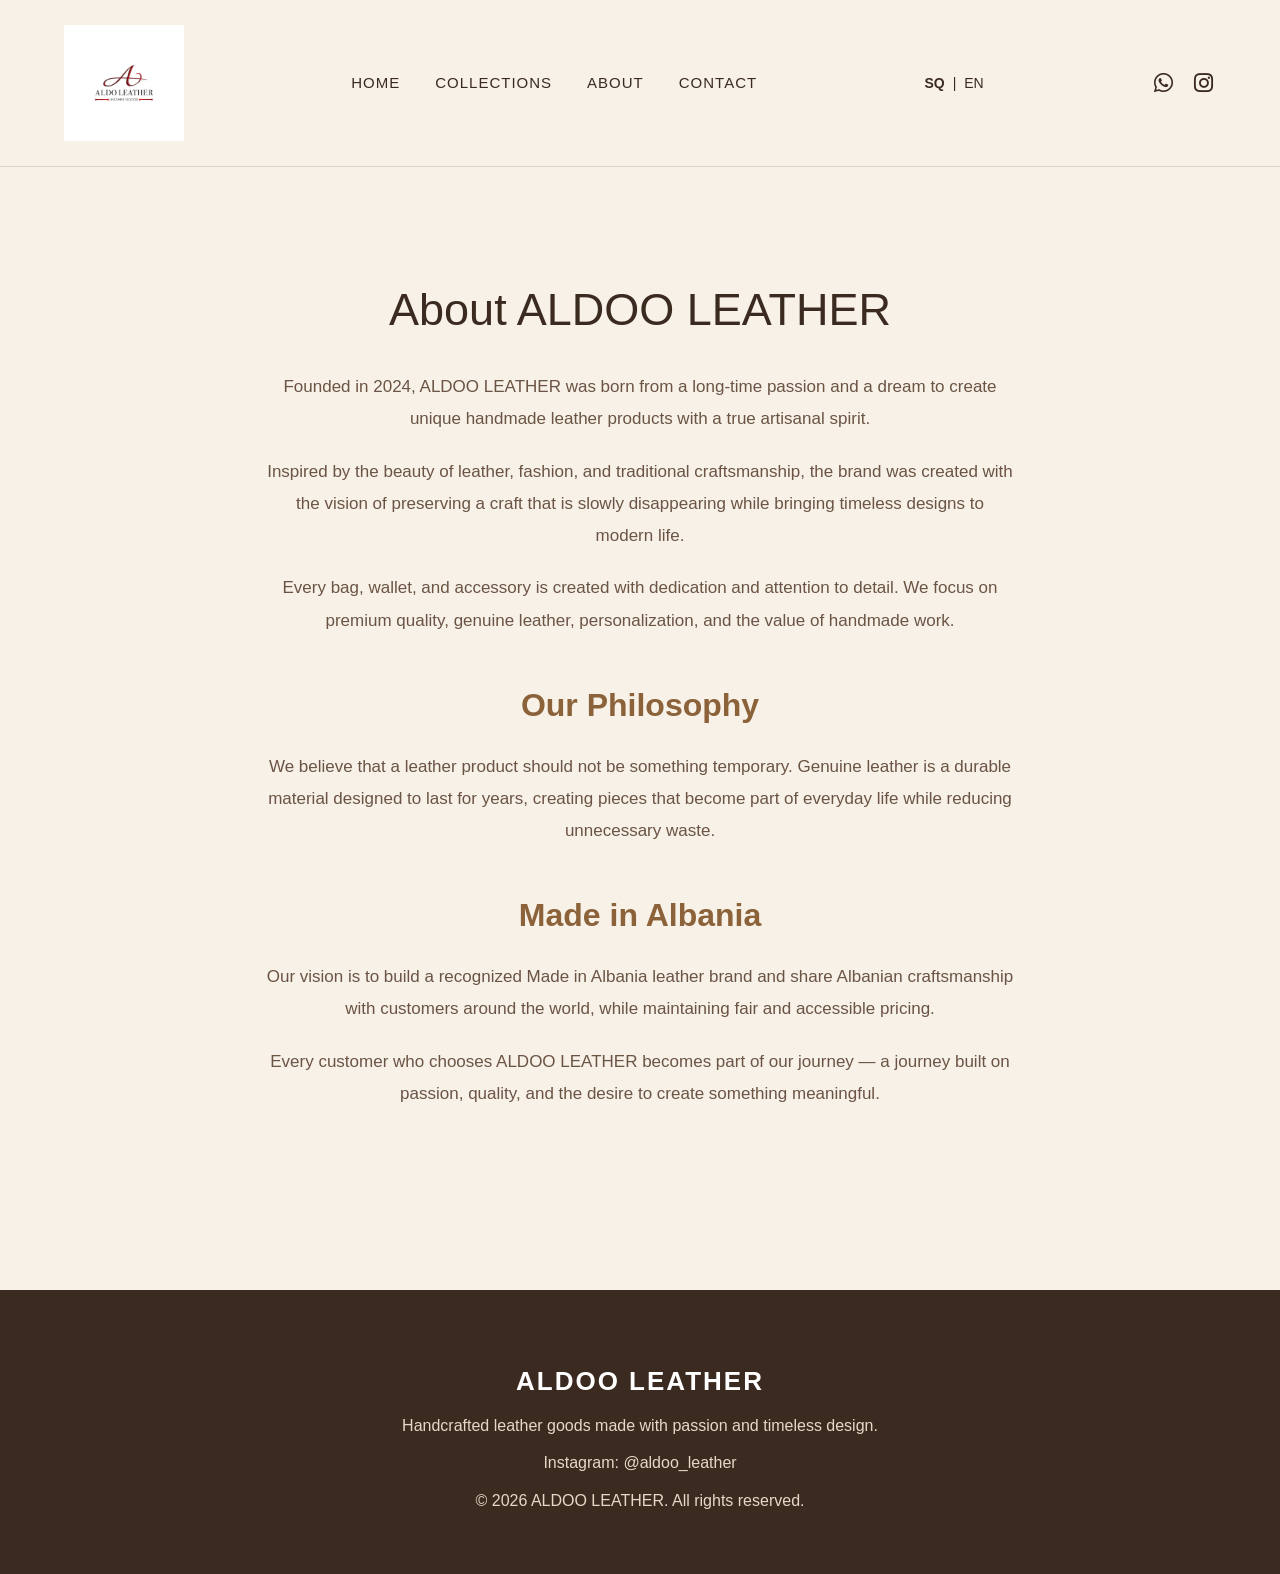
<file: about.html>
<!DOCTYPE html>
<html lang="en">

<head>

<meta charset="UTF-8">
<meta name="viewport" content="width=device-width, initial-scale=1.0">

<title>About ALDOO LEATHER | Punime Lëkure Artizanale</title>

<meta name="description" content="ALDOO LEATHER krijon çanta lëkure, portofola dhe aksesorë artizanalë të punuar me dorë. Handmade leather bags, wallets and premium leather goods from Albania.">

<link rel="icon" type="image/png" href="IMAGES/logo.png">

<link rel="stylesheet" href="CSS/style.css">

<link rel="stylesheet" href="https://cdnjs.cloudflare.com/ajax/libs/font-awesome/6.5.0/css/all.min.css">

</head>


<body>


<header class="site-header">

<div class="header-inner">


<a href="index.html" class="logo">
<img src="IMAGES/logo.png" alt="ALDOO LEATHER">
</a>



<nav class="main-nav">

<ul>

<li><a href="index.html">Home</a></li>
<li><a href="collections.html">Collections</a></li>
<li><a href="about.html">About</a></li>
<li><a href="contact.html">Contact</a></li>

</ul>

</nav>



<div class="language-switch">

<a href="#" class="active">SQ</a>
<span>|</span>
<a href="#">EN</a>

</div>




<div class="header-icons">

<a href="https://wa.me/355685789000" target="_blank" rel="noopener">
<i class="fa-brands fa-whatsapp"></i>
</a>


<a href="https://instagram.com/aldoo_leather" target="_blank" rel="noopener">
<i class="fa-brands fa-instagram"></i>
</a>


</div>


</div>

</header>





<main>


<section class="about-page">


<div class="container">


<h1>
About ALDOO LEATHER
</h1>



<p>
Founded in 2024, ALDOO LEATHER was born from a long-time passion and a dream to create unique handmade leather products with a true artisanal spirit.
</p>



<p>
Inspired by the beauty of leather, fashion, and traditional craftsmanship, the brand was created with the vision of preserving a craft that is slowly disappearing while bringing timeless designs to modern life.
</p>



<p>
Every bag, wallet, and accessory is created with dedication and attention to detail. We focus on premium quality, genuine leather, personalization, and the value of handmade work.
</p>



<h2>
Our Philosophy
</h2>



<p>
We believe that a leather product should not be something temporary. Genuine leather is a durable material designed to last for years, creating pieces that become part of everyday life while reducing unnecessary waste.
</p>



<h2>
Made in Albania
</h2>



<p>
Our vision is to build a recognized Made in Albania leather brand and share Albanian craftsmanship with customers around the world, while maintaining fair and accessible pricing.
</p>



<p>
Every customer who chooses ALDOO LEATHER becomes part of our journey — a journey built on passion, quality, and the desire to create something meaningful.
</p>



</div>


</section>


</main>





<footer class="site-footer">

<div class="container">


<h3>
ALDOO LEATHER
</h3>


<p>
Handcrafted leather goods made with passion and timeless design.
</p>


<p>
Instagram: @aldoo_leather
</p>


<p>
© 2026 ALDOO LEATHER. All rights reserved.
</p>


</div>

</footer>





<script src="JS/products.js"></script>
<script src="JS/languages.js"></script>
<script src="JS/main.js"></script>



</body>

</html>
</file>
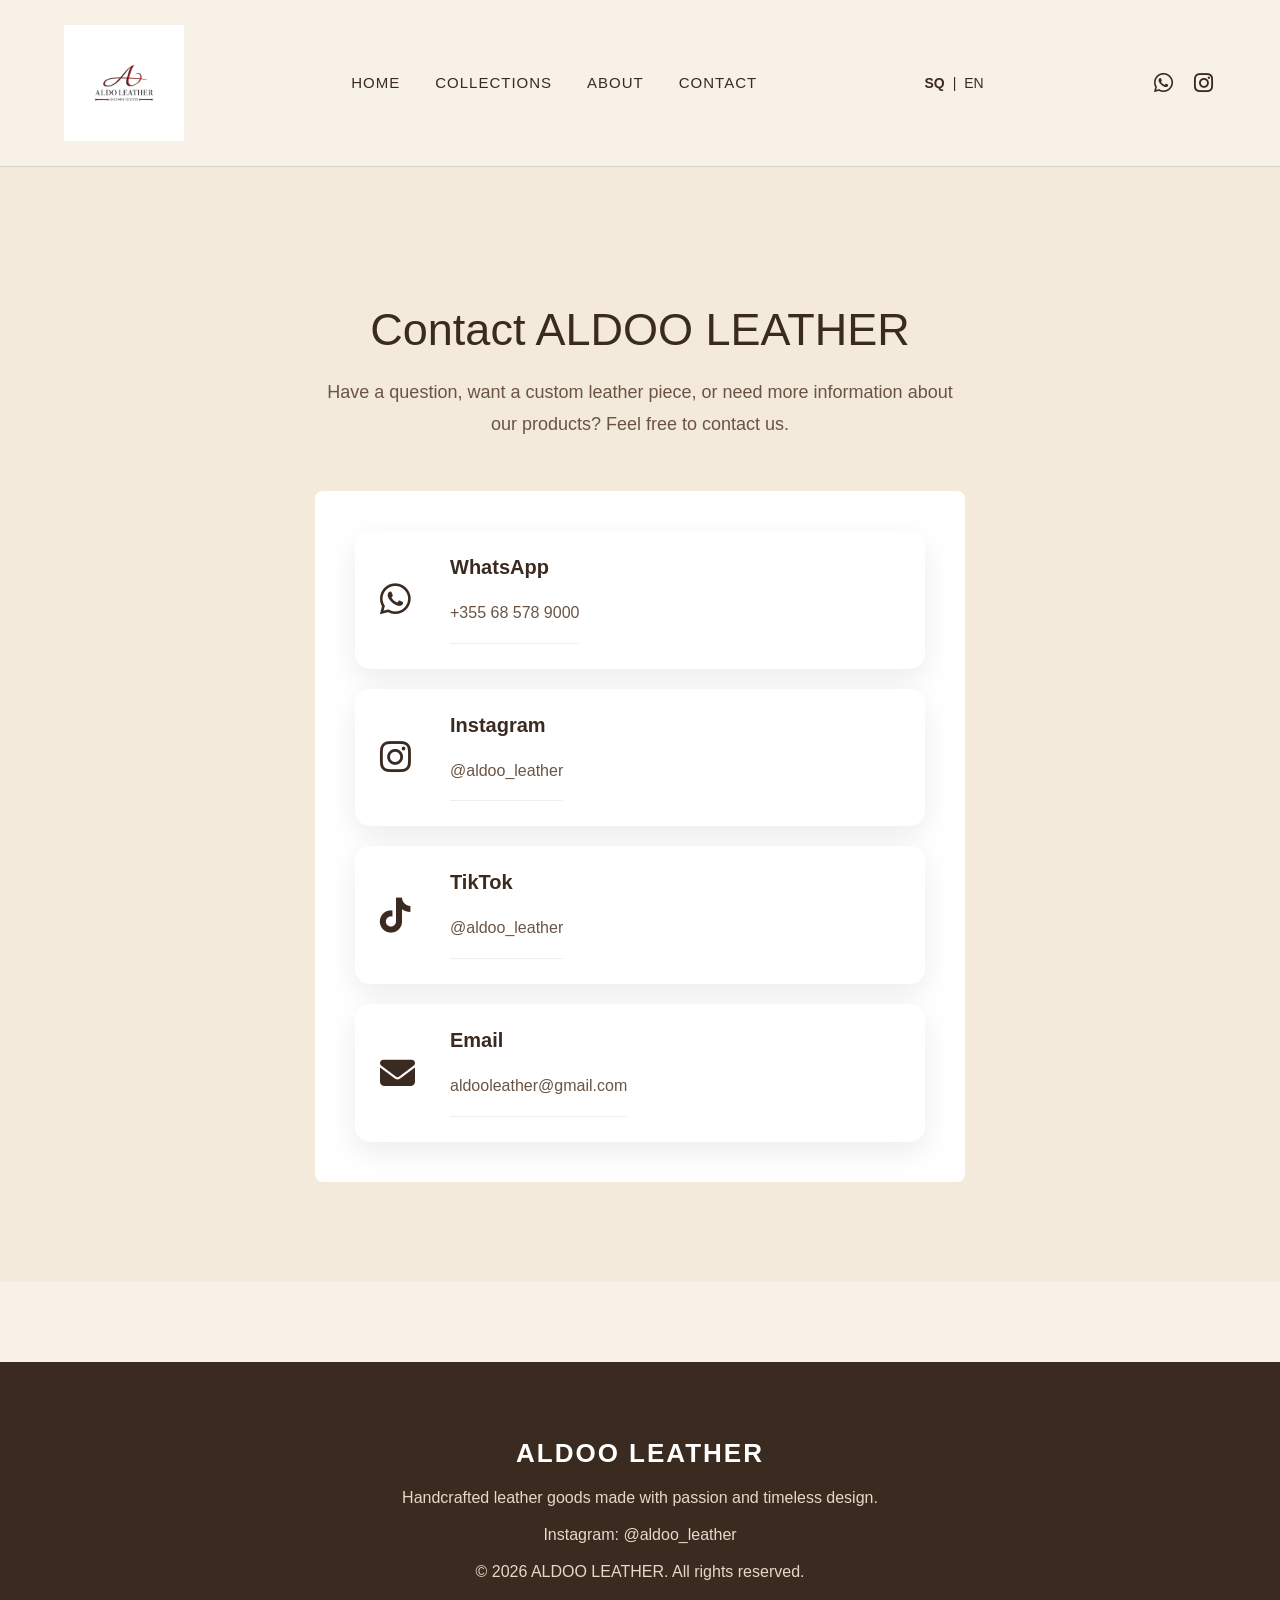
<file: contact.html>
<!DOCTYPE html>
<html lang="en">

<head>

<meta charset="UTF-8">
<meta name="viewport" content="width=device-width, initial-scale=1.0">

<title>Contact ALDOO LEATHER | Handmade Leather Goods Albania</title>

<meta name="description" content="ALDOO LEATHER krijon çanta lëkure, portofola dhe aksesorë artizanalë të punuar me dorë. Handmade leather bags, wallets and premium leather goods from Albania.">

<link rel="stylesheet" href="CSS/style.css">

<link rel="icon" type="image/png" href="IMAGES/logo.png">

<link rel="stylesheet" href="https://cdnjs.cloudflare.com/ajax/libs/font-awesome/6.5.0/css/all.min.css">

</head>


<body>


<header class="site-header">

<div class="header-inner">


<a href="index.html" class="logo">
<img src="IMAGES/logo.png" alt="ALDOO LEATHER">
</a>



<nav class="main-nav">

<ul>
<li><a href="index.html">Home</a></li>
<li><a href="collections.html">Collections</a></li>
<li><a href="about.html">About</a></li>
<li><a href="contact.html">Contact</a></li>
</ul>

</nav>



<div class="language-switch">

<a href="#" class="active">SQ</a>
<span>|</span>
<a href="#">EN</a>

</div>



<div class="header-icons">

<a href="https://wa.me/355685789000" target="_blank" rel="noopener">
<i class="fa-brands fa-whatsapp"></i>
</a>


<a href="https://instagram.com/aldoo_leather" target="_blank" rel="noopener">
<i class="fa-brands fa-instagram"></i>
</a>

</div>


</div>

</header>




<main>


<section class="contact-page">


<div class="container">


<h1>
Contact ALDOO LEATHER
</h1>



<p class="contact-intro">

Have a question, want a custom leather piece, or need more information about our products?
Feel free to contact us.

</p>




<div class="contact-box">



<a href="https://wa.me/355685789000" target="_blank" class="contact-item">

<i class="fa-brands fa-whatsapp"></i>

<div>

<h3>WhatsApp</h3>

<p>+355 68 578 9000</p>

</div>

</a>




<a href="https://instagram.com/aldoo_leather" target="_blank" class="contact-item">

<i class="fa-brands fa-instagram"></i>

<div>

<h3>Instagram</h3>

<p>@aldoo_leather</p>

</div>

</a>




<a href="https://www.tiktok.com/@aldoo_leather" target="_blank" class="contact-item">

<i class="fa-brands fa-tiktok"></i>

<div>

<h3>TikTok</h3>

<p>@aldoo_leather</p>

</div>

</a>




<a href="mailto:aldooleather@gmail.com" class="contact-item">

<i class="fa-solid fa-envelope"></i>

<div>

<h3>Email</h3>

<p>aldooleather@gmail.com</p>

</div>

</a>




</div>


</div>


</section>


</main>





<footer class="site-footer">


<div class="container">


<h3>ALDOO LEATHER</h3>


<p>
Handcrafted leather goods made with passion and timeless design.
</p>


<p>
Instagram: @aldoo_leather
</p>


<p>
© 2026 ALDOO LEATHER. All rights reserved.
</p>


</div>


</footer>




<script src="JS/products.js"></script>

<script src="JS/languages.js"></script>

<script src="JS/main.js"></script>


</body>

</html>
</file>
<file: CSS/style.css>
* {
box-sizing: border-box;
}

body {
margin: 0;
font-family: Arial, sans-serif;
background: #f7f1e8;
color: #3b2a20;
}

.container {
width: 90%;
max-width: 1200px;
margin: auto;
}

.logo {
font-size: 28px;
font-weight: bold;
}

.logo small {
display: block;
font-size: 14px;
}

.product-grid {
display: grid;
grid-template-columns: repeat(3, 1fr);
gap: 30px;
}

.product-card img {
width: 100%;
height: 350px;
object-fit: cover;
}

.product-card {
background: white;
padding: 20px;
border-radius: 10px;
}

button, a {
text-decoration: none;
}
.site-header {
padding: 25px 0;
background: #f7f1e8;
}

.header-inner {
width: 90%;
max-width: 1200px;
margin: auto;
display: flex;
align-items: center;
justify-content: space-between;
}

.main-nav ul {
display: flex;
gap: 35px;
list-style: none;
margin: 0;
padding: 0;
}

.main-nav a {
  color: #3b2a20;
  font-size: 14px;
  text-decoration: none;
  letter-spacing: 2px;
  text-transform: uppercase;
  padding: 8px 0;
  position: relative;
  transition: 0.3s;
}

.main-nav a::after {
  content: "";
  position: absolute;
  left: 0;
  bottom: 0;
  width: 0;
  height: 1px;
  background: #8b6239;
  transition: 0.3s;
}

.main-nav a:hover::after {
  width: 100%;
}

.main-nav a:hover {
  color: #8b6239;
}

.main-nav a:hover,
.main-nav .active {
color: #9a6b3f;
}

.header-icons {
  display: flex;
  gap: 15px;
}

.header-icons a {
  width: 28px;
  height: 28px;
  display: flex;
  align-items: center;
  justify-content: center;
  color: #3b2a20;
  text-decoration: none;
  cursor: pointer;
}

.header-icons i {
  font-size: 22px;
}
.gallery-main img,
#gallery-main-img {
width: 100%;
max-width: 550px;
height: 550px;
object-fit: contain;
}
#gallery-main-video {
width: 100%;
max-width: 550px;
height: 550px;
object-fit: contain;
display: none;
}

.gallery-thumbs {
display: flex;
flex-wrap: wrap;
gap: 10px;
margin-top: 15px;
max-width: 550px;
}

.gallery-thumbs img {
width: 80px;
height: 80px;
object-fit: cover;
cursor: pointer;
border-radius: 8px;
}
.header-icons a svg {
width: 18px !important;
height: 18px !important;
}

.header-icons a {
width: 25px !important;
height: 25px !important;
}
.pd-contact svg {
width: 18px !important;
height: 18px !important;
}

.pd-contact .btn {
display: flex;
align-items: center;
gap: 10px;
}

.pd-contact .btn svg {
flex-shrink: 0;
}
.hero {
min-height: 420px;
display: flex;
align-items: center;
justify-content: center;
text-align: center;
background: #f3eadc;
padding: 50px 20px;
}

.hero-content {
max-width: 700px;
}

.hero h1 {
font-size: 42px;
font-weight: 500;
color: #3b2a20;
margin-bottom: 15px;
}

.hero p {
font-size: 16px;
line-height: 1.5;
color: #6b5444;
margin-bottom: 25px;
}

.hero-btn {
  display: inline-block;
  padding: 16px 45px;
  background: #3b2a20;
  color: white;
  border-radius: 40px;
  text-decoration: none;
  font-size: 15px;
  letter-spacing: 2px;
  text-transform: uppercase;
  transition: 0.3s;
  border: 1px solid #3b2a20;
}
.hero-btn:hover {
  background: transparent;
  color: #3b2a20;
}

.hero-btn:hover {
  background: transparent;
  color: #3b2a20;
}

.hero-btn:hover {
background: #8b6239;
}


.about-home {
padding: 70px 0;
text-align: center;
}

.about-home h2 {
font-size: 35px;
font-weight: 500;
margin-bottom: 20px;
}


.about-home p {
max-width: 650px;
margin: auto;
line-height: 1.8;
color: #6b5444;
}


.featured {
padding: 60px 0;
}

.section-title {
text-align: center;
margin-bottom: 40px;
}

.section-title h2 {
font-size: 35px;
font-weight: 500;
}
.site-header {
  background: #f7f1e8;
  padding: 25px 0;
  border-bottom: 1px solid rgba(59,42,32,0.15);
}

.header-inner {
  width: 90%;
  max-width: 1200px;
  margin: auto;
  display: flex;
  align-items: center;
  justify-content: space-between;
}


.logo {
  color: #3b2a20;
  text-decoration: none;
  font-size: 32px;
  letter-spacing: 3px;
  font-weight: 600;
}


.logo small {
  display: block;
  font-size: 12px;
  letter-spacing: 5px;
  text-align: center;
  margin-top: 5px;
}


.main-nav ul {
  list-style: none;
  display: flex;
  gap: 35px;
  margin: 0;
  padding: 0;
}


.main-nav a {
  color: #3b2a20;
  text-decoration: none;
  font-size: 15px;
  letter-spacing: 1px;
}


.main-nav a:hover {
  color: #8b6239;
}
.header-icons {
  display: flex;
  align-items: center;
  gap: 15px;
}

.header-icons a {
  font-size: 12px;
  color: #3b2a20;
  text-decoration: none;
  letter-spacing: 0;
}

.header-icons a:hover {
  color: #8b6239;
}
.product-grid {
  display: grid;
  grid-template-columns: repeat(3, 1fr);
  gap: 35px;
  margin-top: 40px;
}

.product-card {
  background: transparent;
  padding: 20px;
  border-radius: 0;
  transition: 0.3s;
  text-align: center;
}

.product-card:hover {
  transform: translateY(-5px);
}

.product-card img {
  width: 100%;
  height: 350px;
  object-fit: cover;
}

.product-card h3 {
  color: #3b2a20;
  font-size: 22px;
  margin-top: 20px;
}

.product-card p {
  color: #8b6239;
  font-size: 18px;
}

.product-card a {
  display: inline-block;
  margin-top: 20px;
  padding: 12px 30px;
  background: transparent;
  color: #3b2a20;
  border: 1px solid #3b2a20;
  border-radius: 30px;
  text-decoration: none;
  font-size: 14px;
  letter-spacing: 1px;
  transition: 0.3s;
}

.product-card a:hover {
  background: #3b2a20;
  color: white;
}
.product-detail {
  display: grid;
  grid-template-columns: 1fr 1fr;
  gap: 60px;
  padding: 80px 0;
}


.gallery-main img {
  width: 100%;
  max-height: 600px;
  object-fit: cover;
}


.gallery-thumbs {
  display: flex;
  gap: 15px;
  margin-top: 20px;
}


.gallery-thumbs img {
  width: 80px;
  height: 80px;
  object-fit: cover;
  cursor: pointer;
}


.pd-name {
  font-size: 38px;
  color: #3b2a20;
  font-weight: 500;
  letter-spacing: 1px;
  line-height: 1.2;
}


.pd-price {
  display: block;
  font-size: 28px;
  color: #8b6239;
  margin: 25px 0;
  letter-spacing: 1px;
  font-weight: 500;
}


.pd-desc {
  color: #6b5444;
  line-height: 2;
  font-size: 16px;
  letter-spacing: 0.3px;
}


.pd-contact {
  margin-top: 35px;
  display: flex;
  gap: 15px;
}


.pd-contact .btn {
  padding: 14px 28px;
  text-decoration: none;
  border-radius: 30px;
  font-size: 14px;
  letter-spacing: 1px;
  transition: 0.3s;
}


.btn-whatsapp {
  background: #3b2a20;
  color: white;
}


.btn-instagram {
  border: 1px solid #3b2a20;
  color: #3b2a20;
}
.reviews-page {
  padding: 80px 20px;
  text-align: center;
}

.reviews-page h1 {
  font-size: 45px;
  color: #3b2a20;
  font-weight: 500;
  margin-bottom: 20px;
}

.reviews-page p {
  color: #6b5444;
  line-height: 1.7;
}


.reviews-grid {
  display: grid;
  grid-template-columns: repeat(3, 1fr);
  gap: 30px;
  margin-top: 50px;
}


.review-card {
  background: white;
  padding: 35px;
  border-radius: 8px;
  text-align: center;
}


.review-card h3 {
  color: #8b6239;
  letter-spacing: 3px;
  font-size: 20px;
}


.review-card p {
  margin-top: 20px;
  font-size: 16px;
}
.contact-page {
  padding: 80px 20px;
  text-align: center;
}

.contact-page h1 {
  font-size: 45px;
  color: #3b2a20;
  font-weight: 500;
  margin-bottom: 20px;
}

.contact-page p {
  color: #6b5444;
  line-height: 1.8;
}


.contact-box {
  max-width: 500px;
  margin: 50px auto;
  background: white;
  padding: 40px;
  border-radius: 8px;
  text-align: left;
}


.contact-box p {
  padding: 15px 0;
  border-bottom: 1px solid #eee;
}


.contact-box strong {
  color: #3b2a20;
}
.logo img {
  width: 120px;
  height: auto;
  display: block;
}
.site-footer {
  background: #3b2a20;
  color: white;
  text-align: center;
  padding: 50px 20px;
  margin-top: 80px;
}

.site-footer h3 {
  margin-bottom: 15px;
  font-size: 26px;
  letter-spacing: 2px;
}

.site-footer p {
  margin: 10px 0;
  color: #e6d8c7;
  line-height: 1.7;
}
.why-us {
  padding: 80px 20px;
  background: #ffffff;
}

.why-us h2 {
  text-align: center;
  font-size: 38px;
  color: #3b2a20;
  margin-bottom: 50px;
}

.why-grid {
  display: grid;
  grid-template-columns: repeat(3, 1fr);
  gap: 30px;
}

.why-card {
  background: #f7f1e8;
  padding: 35px;
  border-radius: 8px;
  text-align: center;
}

.why-card h3 {
  color: #3b2a20;
  margin-bottom: 15px;
}

.why-card p {
  color: #6b5444;
  line-height: 1.7;
}
.about-page {
  padding: 80px 20px;
  text-align: center;
}

.about-page h1 {
  font-size: 45px;
  color: #3b2a20;
  font-weight: 500;
  margin-bottom: 35px;
}

.about-page h2 {
  margin-top: 50px;
  font-size: 32px;
  color: #8b6239;
}

.about-page p {
  max-width: 750px;
  margin: 20px auto;
  color: #6b5444;
  line-height: 1.9;
  font-size: 17px;
}
@media (max-width: 768px) {

.header-inner {
  flex-direction: column;
  gap: 20px;
}

.main-nav ul {
  flex-wrap: wrap;
  justify-content: center;
  gap: 15px;
}

.logo img {
  width: 100px;
}
.gallery-main img,
#gallery-main-img,
#gallery-main-video {
height: 320px;
max-width: 100%;
}

.hero h1 {
  font-size: 48px;
  font-weight: 500;
  color: #3b2a20;
  letter-spacing: 2px;
  line-height: 1.2;
}

.hero p {
  font-size: 18px;
  line-height: 1.8;
  color: #6b5444;
  max-width: 650px;
  margin: 0 auto 35px;
  letter-spacing: 0.3px;
}

.product-grid {
  grid-template-columns: 1fr;
}

.product-card img {
  height: 320px;
}

.product-detail {
  grid-template-columns: 1fr;
  gap: 30px;
}

.pd-name {
  font-size: 32px;
}

.why-grid,
.reviews-grid {
  grid-template-columns: 1fr;
}

.site-footer {
  padding: 40px 20px;
}

}
.filter-bar {
  display: flex;
  justify-content: center;
  gap: 15px;
  margin: 40px 0;
  flex-wrap: wrap;
}

.filter-btn {
  background: transparent;
  border: 1px solid #3b2a20;
  color: #3b2a20;
  padding: 12px 25px;
  border-radius: 30px;
  font-size: 15px;
  cursor: pointer;
  transition: 0.3s;
}

.filter-btn:hover,
.filter-btn.active {
  background: #3b2a20;
  color: white;
}
.header-icons a {
  font-size: 22px;
  color: #3b2a20;
}

.header-icons a:hover {
  color: #8b6239;
}
.video-thumb {
width: 80px;
height: 80px;
position: relative;
overflow: hidden;
border-radius: 8px;
cursor: pointer;
}

.video-thumb video {
width: 100%;
height: 100%;
object-fit: cover;
}


.video-thumb span {
position: absolute;
top: 50%;
left: 50%;
transform: translate(-50%, -50%);
font-size: 25px;
color: white;
}
.language-switch {
display: flex;
align-items: center;
gap: 8px;
font-size: 14px;
}

.language-switch a {
color: #3b2a20;
text-decoration: none;
}

.language-switch .active {
font-weight: bold;
}
.media-lightbox {
display: none;
position: fixed;
top: 0;
left: 0;
width: 100%;
height: 100%;
background: rgba(0,0,0,0.9);
z-index: 9999;
align-items: center;
justify-content: center;
padding: 20px;
box-sizing: border-box;
}

.media-lightbox img,
.media-lightbox video {
max-width: 90vw;
max-height: 85vh;
width: auto;
height: auto;
object-fit: contain;
border-radius: 10px;
}

#lightbox-close {
position: absolute;
top: 15px;
right: 20px;
font-size: 40px;
color: white;
background: transparent;
border: none;
cursor: pointer;
z-index: 10000;
}


/* Telefon */
@media (max-width: 768px) {

.media-lightbox {
padding: 15px;
}

.media-lightbox img,
.media-lightbox video {
max-width: 95vw;
max-height: 75vh;
border-radius: 8px;
}

#lightbox-close {
top: 10px;
right: 15px;
font-size: 35px;
}

}
.contact-page {
padding: 100px 20px;
background: #f3eadc;
text-align: center;
}


.contact-page h1 {
font-size: 45px;
font-weight: 500;
color: #3b2a20;
margin-bottom: 20px;
}


.contact-intro {
max-width: 650px;
margin: 0 auto 50px;
font-size: 18px;
line-height: 1.8;
color: #6b5444;
}


.contact-box {
max-width: 650px;
margin: auto;
display: flex;
flex-direction: column;
gap: 20px;
}


.contact-item {
display: flex;
align-items: center;
gap: 25px;
padding: 25px;
background: #fff;
border-radius: 15px;
text-decoration: none;
color: #3b2a20;
box-shadow: 0 10px 30px rgba(0,0,0,0.08);
transition: 0.3s;
}


.contact-item:hover {
transform: translateY(-5px);
}


.contact-item i {
font-size: 35px;
color: #3b2a20;
width: 45px;
}


.contact-item h3 {
margin: 0 0 5px;
font-size: 20px;
}


.contact-item p {
margin: 0;
color: #6b5444;
}


@media(max-width:768px){

.contact-page h1 {
font-size: 34px;
}


.contact-item {
padding: 20px;
}

}
.video-thumb-image {
    width:100%;
    height:100%;
    object-fit:cover;
}
/* PRODUCT CARDS - UNIFORM MEDIA */

.product-card img,
.product-card video {
    width: 100%;
    height: 350px;
    object-fit: cover;
    display: block;
}

.product-card {
    overflow: hidden;
}

@media (max-width: 768px) {

    .product-card img,
    .product-card video {
        height: 320px;
    }

}
</file>
